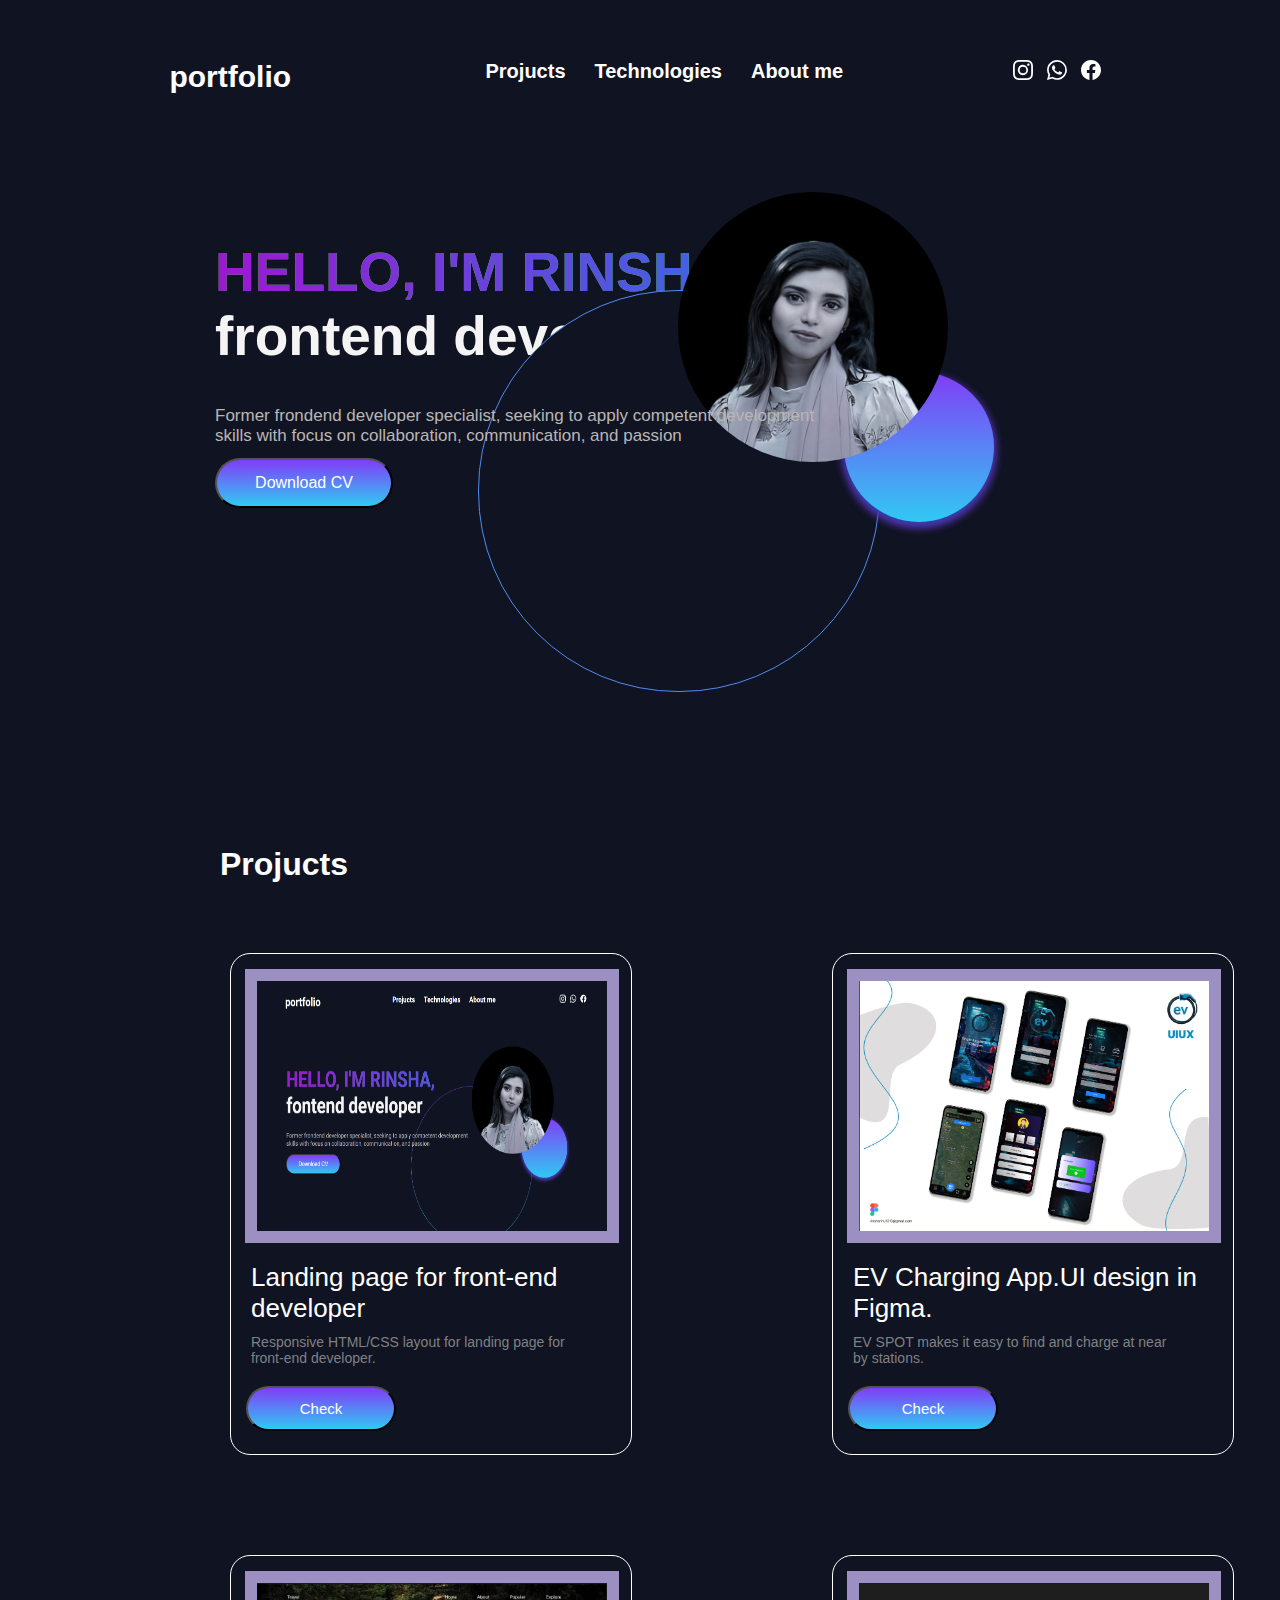
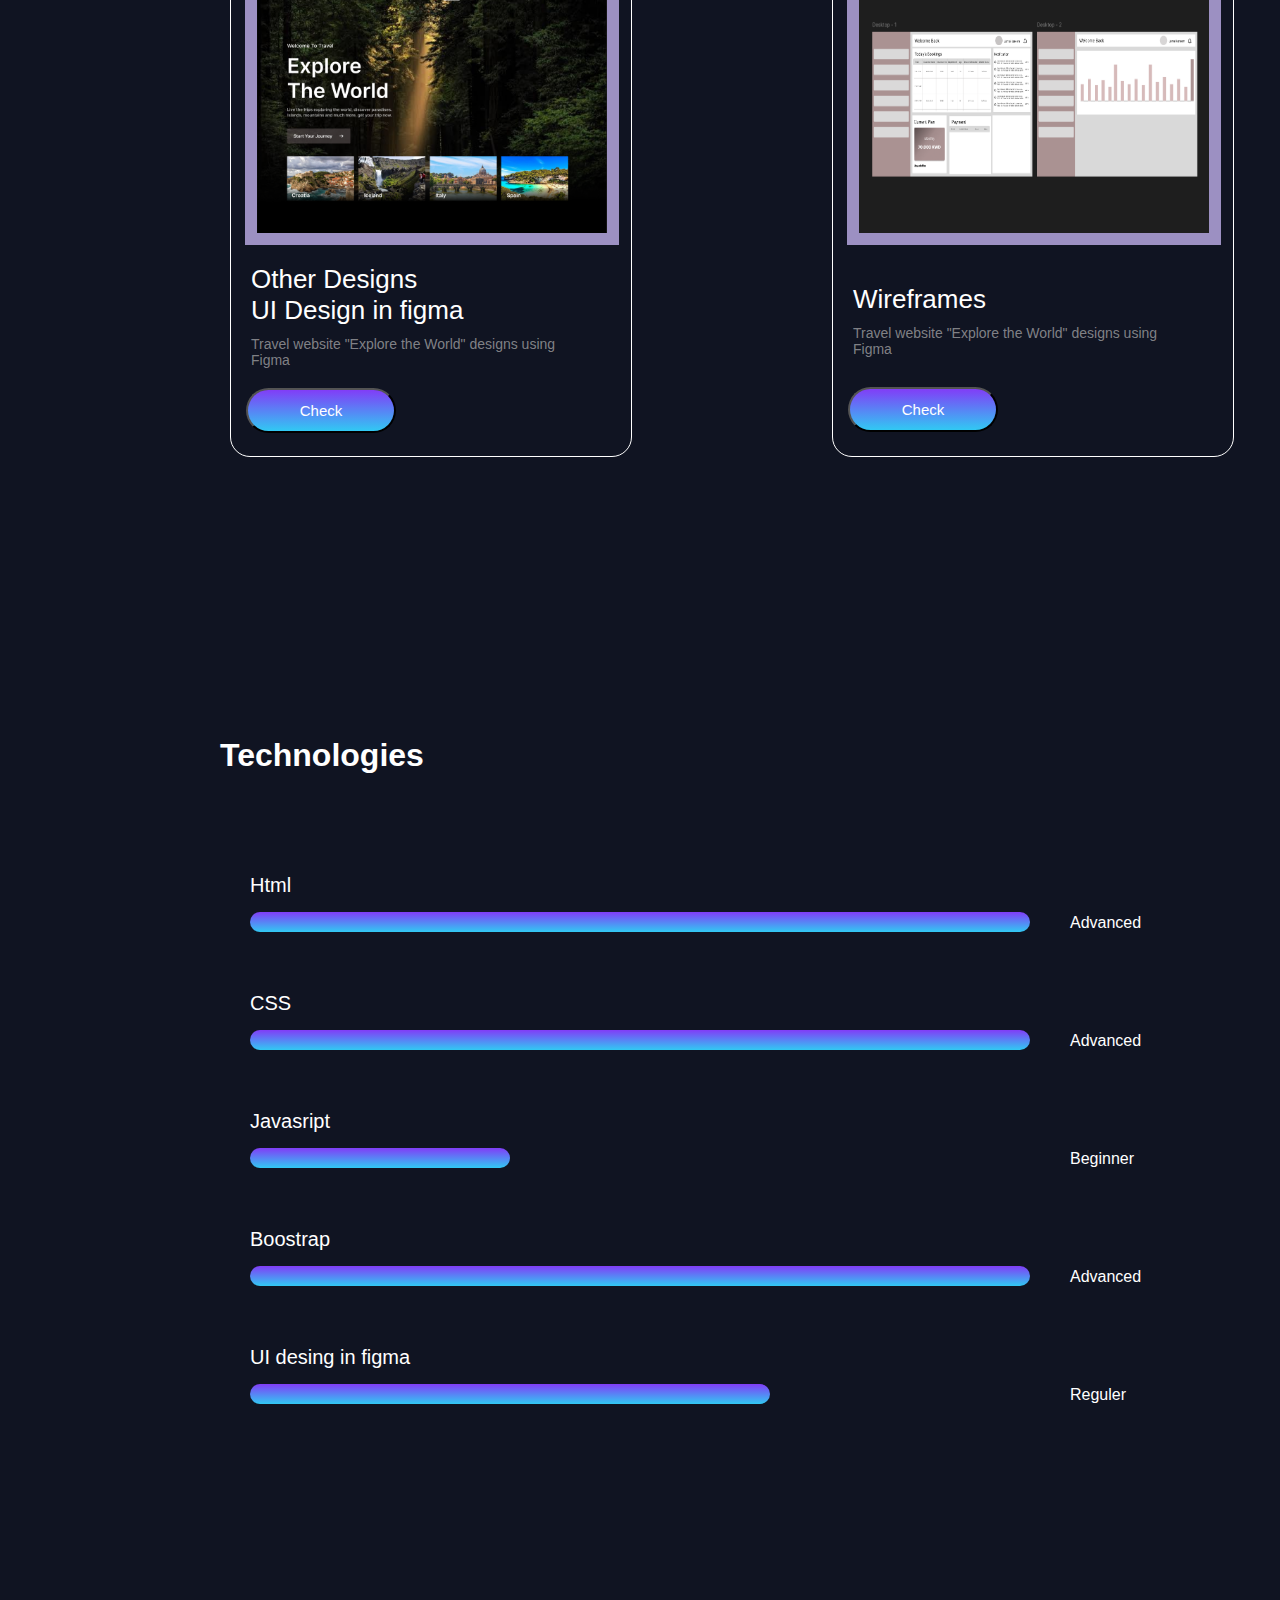
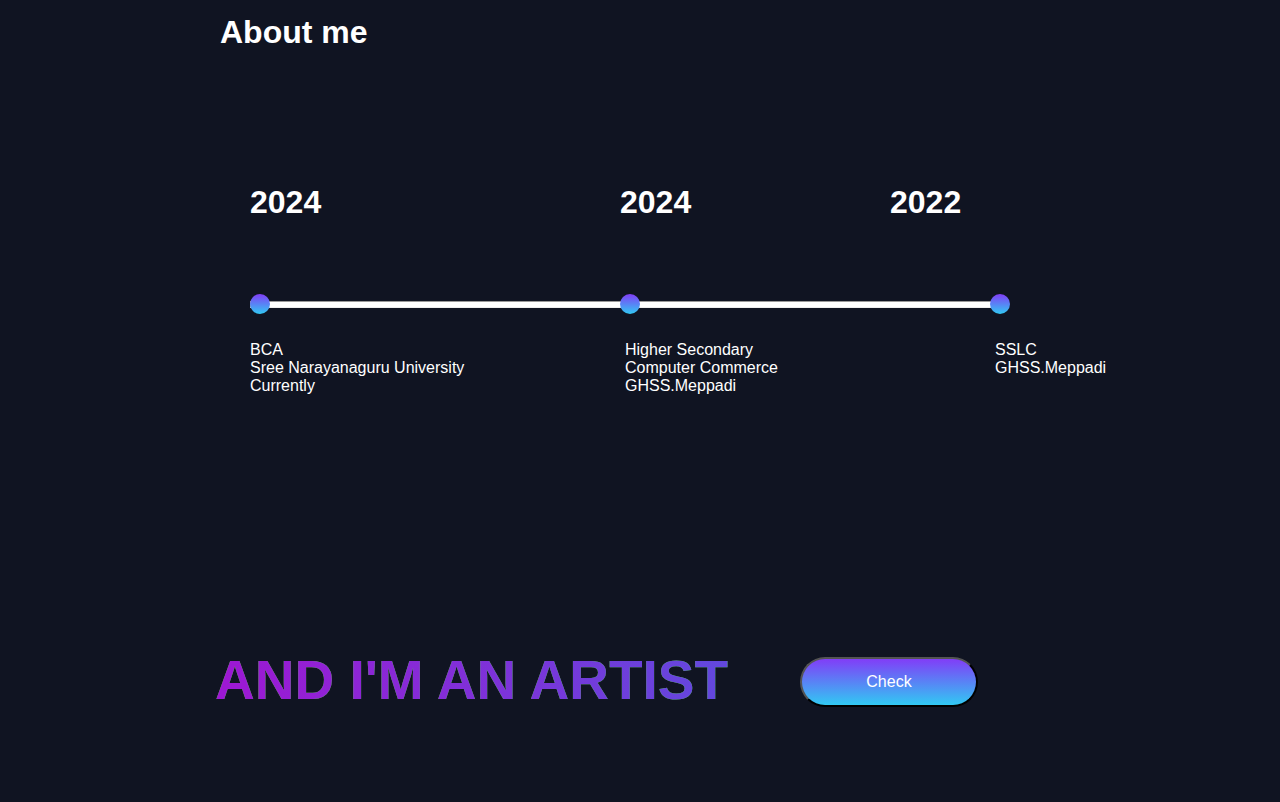
<file: Index.html>
<!DOCTYPE html>
<html lang="en">
<head>
    <meta charset="UTF-8">
    <meta name="viewport" content="width=device-width, initial-scale=1.0">
    <title>Document</title>
    <link rel="stylesheet" href="https://cdnjs.cloudflare.com/ajax/libs/font-awesome/6.5.2/css/all.min.css" integrity="sha512-SnH5WK+bZxgPHs44uWIX+LLJAJ9/2PkPKZ5QiAj6Ta86w+fsb2TkcmfRyVX3pBnMFcV7oQPJkl9QevSCWr3W6A==" crossorigin="anonymous" referrerpolicy="no-referrer" />
    <link rel="stylesheet" href="portfolio.css">
</head>
<body>

    <nav>
<h3>portfolio</h3>



<div class="sub1">

<h6>Projucts</h6>

<h6>Technologies</h6>

<h6 class="h666">About me</h6>


</div>


<div class="sub">

    <svg class="svg1" xmlns="http://www.w3.org/2000/svg" width="20" height="20" fill="white" class="bi bi-instagram" viewBox="0 0 16 16">
        <path d="M8 0C5.829 0 5.556.01 4.703.048 3.85.088 3.269.222 2.76.42a3.9 3.9 0 0 0-1.417.923A3.9 3.9 0 0 0 .42 2.76C.222 3.268.087 3.85.048 4.7.01 5.555 0 5.827 0 8.001c0 2.172.01 2.444.048 3.297.04.852.174 1.433.372 1.942.205.526.478.972.923 1.417.444.445.89.719 1.416.923.51.198 1.09.333 1.942.372C5.555 15.99 5.827 16 8 16s2.444-.01 3.298-.048c.851-.04 1.434-.174 1.943-.372a3.9 3.9 0 0 0 1.416-.923c.445-.445.718-.891.923-1.417.197-.509.332-1.09.372-1.942C15.99 10.445 16 10.173 16 8s-.01-2.445-.048-3.299c-.04-.851-.175-1.433-.372-1.941a3.9 3.9 0 0 0-.923-1.417A3.9 3.9 0 0 0 13.24.42c-.51-.198-1.092-.333-1.943-.372C10.443.01 10.172 0 7.998 0zm-.717 1.442h.718c2.136 0 2.389.007 3.232.046.78.035 1.204.166 1.486.275.373.145.64.319.92.599s.453.546.598.92c.11.281.24.705.275 1.485.039.843.047 1.096.047 3.231s-.008 2.389-.047 3.232c-.035.78-.166 1.203-.275 1.485a2.5 2.5 0 0 1-.599.919c-.28.28-.546.453-.92.598-.28.11-.704.24-1.485.276-.843.038-1.096.047-3.232.047s-2.39-.009-3.233-.047c-.78-.036-1.203-.166-1.485-.276a2.5 2.5 0 0 1-.92-.598 2.5 2.5 0 0 1-.6-.92c-.109-.281-.24-.705-.275-1.485-.038-.843-.046-1.096-.046-3.233s.008-2.388.046-3.231c.036-.78.166-1.204.276-1.486.145-.373.319-.64.599-.92s.546-.453.92-.598c.282-.11.705-.24 1.485-.276.738-.034 1.024-.044 2.515-.045zm4.988 1.328a.96.96 0 1 0 0 1.92.96.96 0 0 0 0-1.92m-4.27 1.122a4.109 4.109 0 1 0 0 8.217 4.109 4.109 0 0 0 0-8.217m0 1.441a2.667 2.667 0 1 1 0 5.334 2.667 2.667 0 0 1 0-5.334"/>
      </svg>


      <svg   class="svg1"   xmlns="http://www.w3.org/2000/svg" width="20" height="20" fill="white" class="bi bi-whatsapp" viewBox="0 0 16 16">
        <path d="M13.601 2.326A7.85 7.85 0 0 0 7.994 0C3.627 0 .068 3.558.064 7.926c0 1.399.366 2.76 1.057 3.965L0 16l4.204-1.102a7.9 7.9 0 0 0 3.79.965h.004c4.368 0 7.926-3.558 7.93-7.93A7.9 7.9 0 0 0 13.6 2.326zM7.994 14.521a6.6 6.6 0 0 1-3.356-.92l-.24-.144-2.494.654.666-2.433-.156-.251a6.56 6.56 0 0 1-1.007-3.505c0-3.626 2.957-6.584 6.591-6.584a6.56 6.56 0 0 1 4.66 1.931 6.56 6.56 0 0 1 1.928 4.66c-.004 3.639-2.961 6.592-6.592 6.592m3.615-4.934c-.197-.099-1.17-.578-1.353-.646-.182-.065-.315-.099-.445.099-.133.197-.513.646-.627.775-.114.133-.232.148-.43.05-.197-.1-.836-.308-1.592-.985-.59-.525-.985-1.175-1.103-1.372-.114-.198-.011-.304.088-.403.087-.088.197-.232.296-.346.1-.114.133-.198.198-.33.065-.134.034-.248-.015-.347-.05-.099-.445-1.076-.612-1.47-.16-.389-.323-.335-.445-.34-.114-.007-.247-.007-.38-.007a.73.73 0 0 0-.529.247c-.182.198-.691.677-.691 1.654s.71 1.916.81 2.049c.098.133 1.394 2.132 3.383 2.992.47.205.84.326 1.129.418.475.152.904.129 1.246.08.38-.058 1.171-.48 1.338-.943.164-.464.164-.86.114-.943-.049-.084-.182-.133-.38-.232"/>
      </svg>

      <svg  class="svg1"   xmlns="http://www.w3.org/2000/svg" width="20" height="20" fill="white" class="bi bi-facebook" viewBox="0 0 16 16">
        <path d="M16 8.049c0-4.446-3.582-8.05-8-8.05C3.58 0-.002 3.603-.002 8.05c0 4.017 2.926 7.347 6.75 7.951v-5.625h-2.03V8.05H6.75V6.275c0-2.017 1.195-3.131 3.022-3.131.876 0 1.791.157 1.791.157v1.98h-1.009c-.993 0-1.303.621-1.303 1.258v1.51h2.218l-.354 2.326H9.25V16c3.824-.604 6.75-3.934 6.75-7.951"/>
      </svg>

</div>
    </nav>
    <div class="main">
    <div class="div1">
    <h1 class="h21">Hello, I'm RINSHA,</h1>

    <h1 class="h12">frontend developer</h1>
<button class="button1">Download CV</button>

</div>

<div class="div2">

<div class="cl"></div><div class="cl1"></div>
<img class="img1" src="WhatsApp Image 2024-07-04 at 19.58.55_c652e9df.jpg" alt="">

</div>
</div>
<p class="p1">Former frondend developer specialist, seeking to apply competent development skills with focus on collaboration, communication, and passion</p>

<h1 class="hhh">Projucts</h1>

<div class="main22">
<div class="card1"> 
  <img  class="img2" src="Screenshot 2024-07-07 162908.png" alt="">
  <h1 class="hrin"> Landing page for front-end developer</h1>
  <p class="pppp">Responsive HTML/CSS layout for landing page for front-end developer.</p>
 <a href="portfolio.html"><button class="fm"> Check</button></a>
</div>

<div class="card1">
  <img  class="img2" src="Screenshot 2024-10-18 150659.png" alt="">
  <h1 class="hrin"> EV Charging App.UI design in Figma.</h1>
  <p class="pppp">EV SPOT makes it easy to find and charge at near by stations.</p>
  <a href="https://www.figma.com/design/6ZAf7aVC1pEyUuwk7rviEN/EV-Charging-App?node-id=140-410&t=tpjZvQfQZKK4oMtH-1"><button class="fm"> Check</button></a>
</div>

</div>
<div class="main22">
  <div class="card1"> 
    <img  class="img2" src="Screenshot 2024-10-18 182049.png" alt="">
    <h1 class="hrin"> Other Designs</h1>
    <h1 class="hrin"> UI Design in figma</h1>
    <p class="pppp">Travel website "Explore the World" designs using Figma</p>
   <a href="https://www.figma.com/design/VJBH8ZmPYaPjfnM9Ul5lDd/Travel?node-id=60-2&t=zwcFRlG9Fr0YmpUA-1"><button class="fm"> Check</button></a>
  </div>
  
  
  <div class="card1">
    <img  class="img2" src="Screenshot 2024-10-18 202219.png" alt="">
    <h1 class="hrin1">Wireframes </h1>
    <p class="pppp1">Travel website "Explore the World" designs using Figma</p>
    <a href="https://www.figma.com/design/M5hn19RDy8lu3aCUtdwcaO/Untitled?node-id=0-1&t=zwcFRlG9Fr0YmpUA-1"><button class="fms"> Check</button></a>
  </div>
  
  </div>
<div class="space"></div>
<h1 class="hhp">Technologies</h1>


<div class="divvv1">
<div class="mainn">

  <div class="sub1">
  
    <div class="hh1"> Html</div>
    <div class="a21"></div>

  </div>
  
  <div class="div11">Advanced</div>
  
</div>

  <div class="mainn">
    <div class="sub1">
    
      <div class="hh2"> CSS</div>
    
      <div class="a22"></div>
    </div>
    
    <div class="div12">Advanced</div>
    
    </div>

    <div class="mainn">
      <div class="sub1">
      
        <div class="hh3"> Javasript</div>
      
        <div class="a23"></div>
      </div>
      
      <div class="div13">Beginner</div>
      
      </div>

      <div class="mainn">
        <div class="sub1">
        
          <div class="hh4"> Boostrap</div>
        
          <div class="a24"></div>
        </div>
        
        <div class="div14">Advanced</div>
        
        </div>

  <div class="mainn">
  <div class="sub1">
          
   <div class="hh5"> UI desing in figma</div>
          
    <div class="a25"></div>
 </div>
          
 <div class="div15">Reguler</div>
          
   </div>
</div>
          <div class="space"></div>
          <h1 class="hhr">About me</h1>
          <div class="space"></div>
          <div class="space"></div>



          <div class="main01">
<div class="divv">
<h1 class="head">2024</h1>
<p class="pp11">
BCA <br>
  Sree Narayanaguru University <br>
Currently
</p>


</div>

<div class="divv1">
  <h1 class="head1">2024</h1>
  <p class="pp">
    Higher Secondary <br>
    Computer Commerce <br>
GHSS.Meppadi
  </p>
  
  
  </div>
  
  <div class="divv2">
    <h1 class="head1">2022 </h1>
    <p class="pp111">SSLC <br>
   GHSS.Meppadi
  </p>
    
    
    </div>

          </div>
<hr class="hr">
<div class="mmain">
<div class="tym1"></div>
<div class="tym2"></div>
<div class="tym3"></div>
</div>

<h1 class="h21">and i'm an artist</h1>

 
<a href="https://www.instagram.com/rinshart_?igsh=ZnQxaXo5N3JweWxv"><button class="fmm"> Check</button></a>
 
    

</body>
</html>
</file>
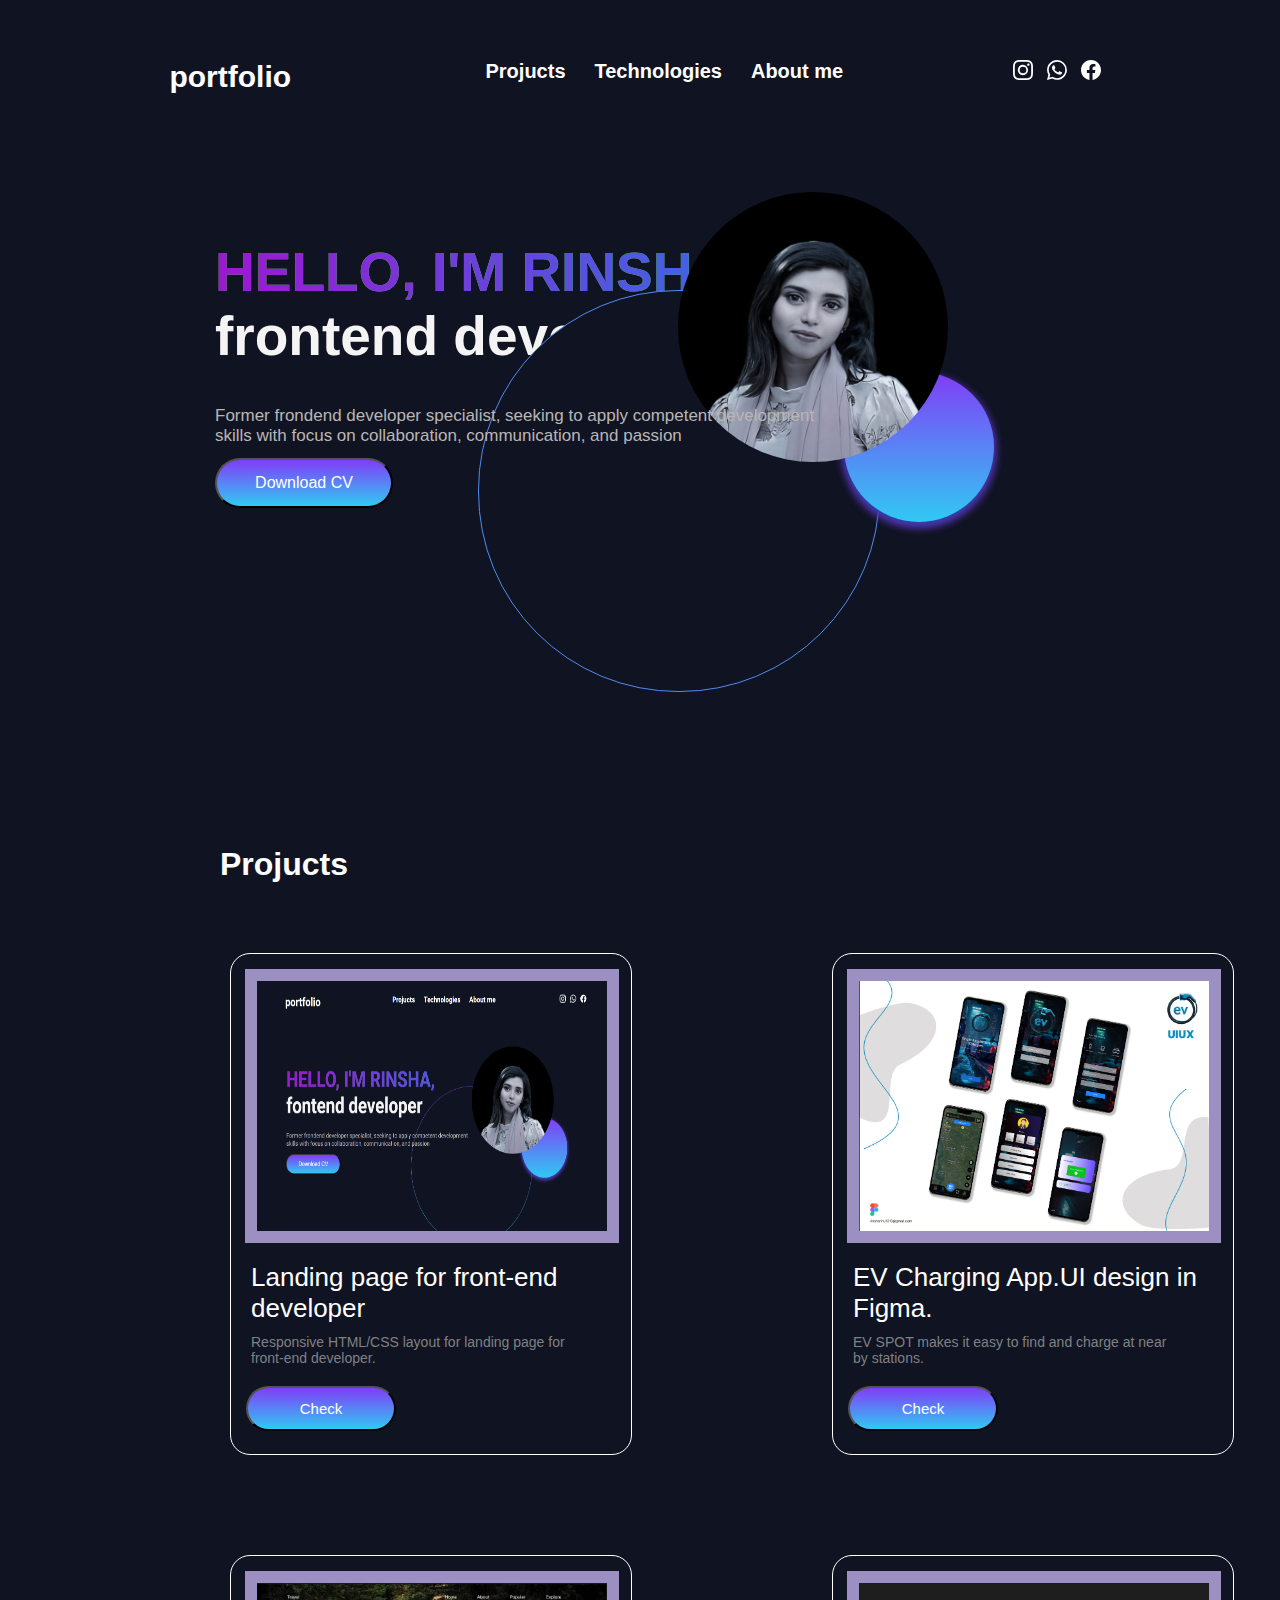
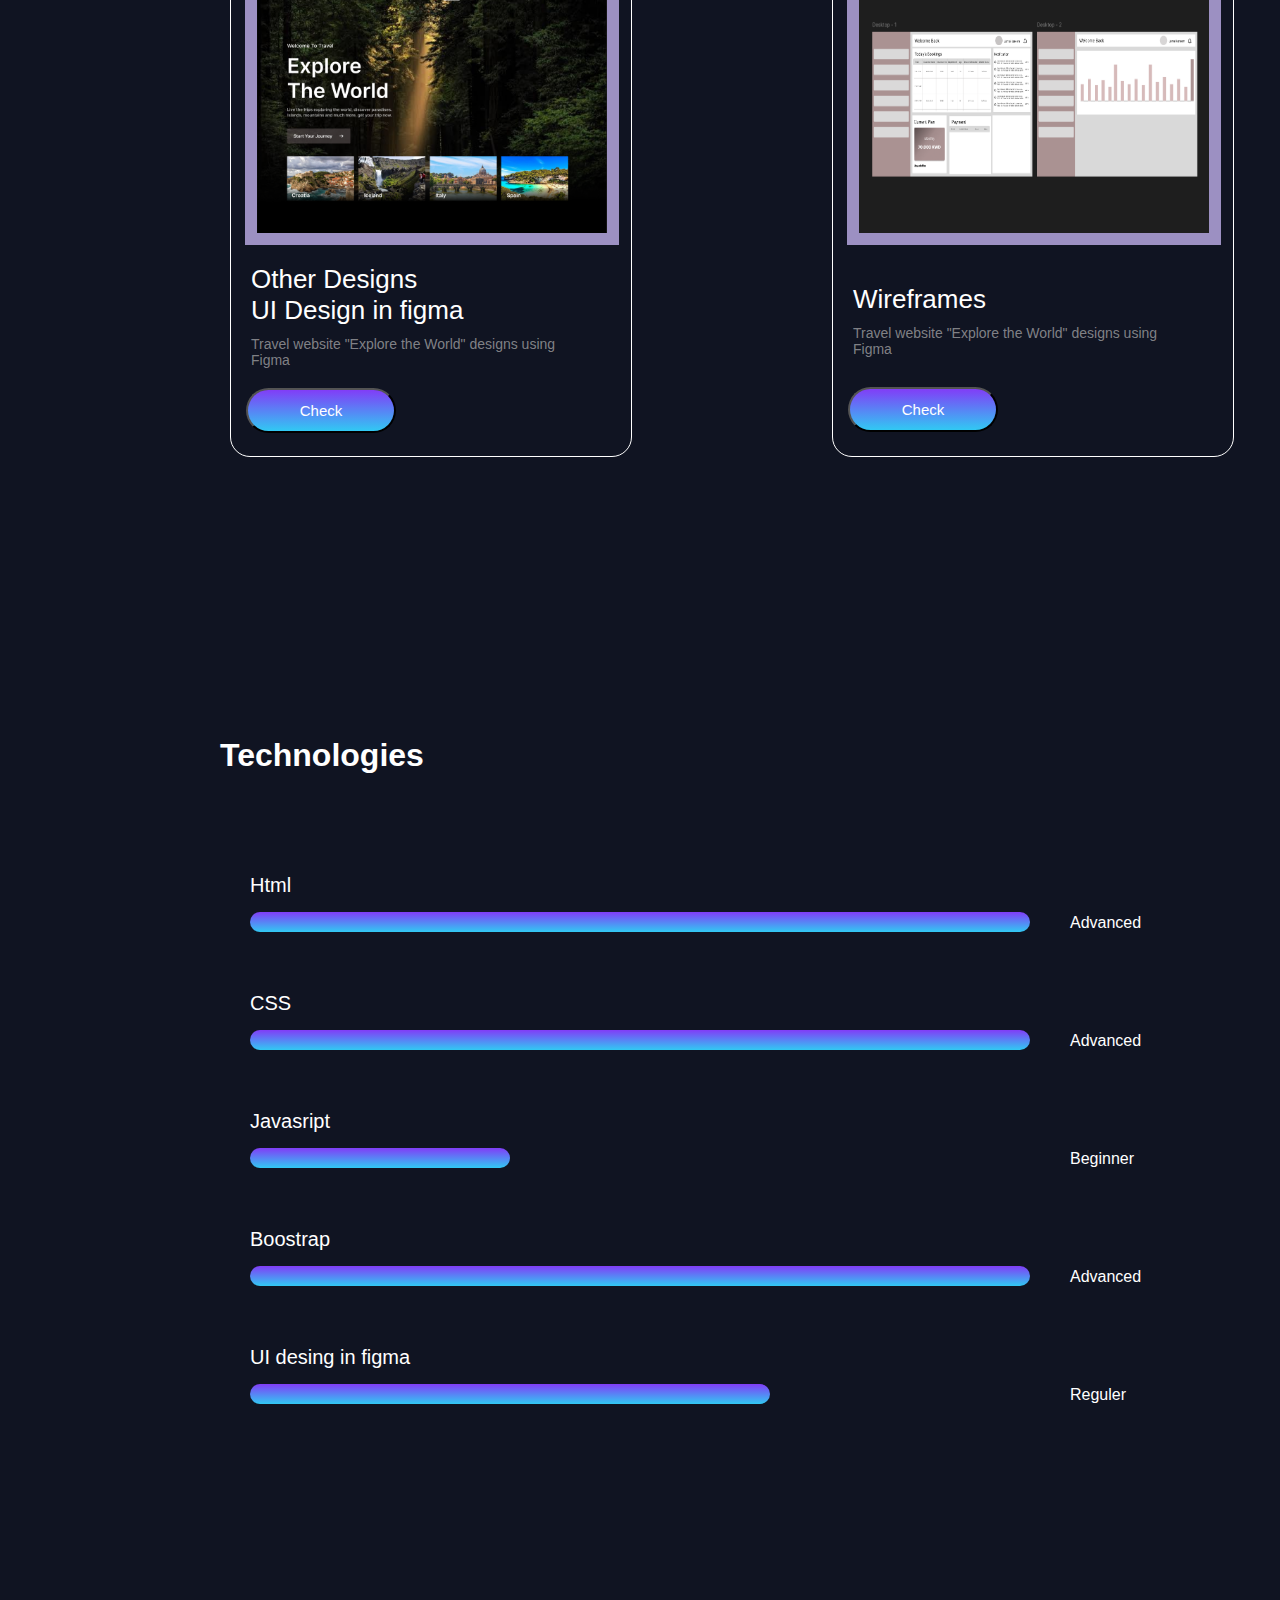
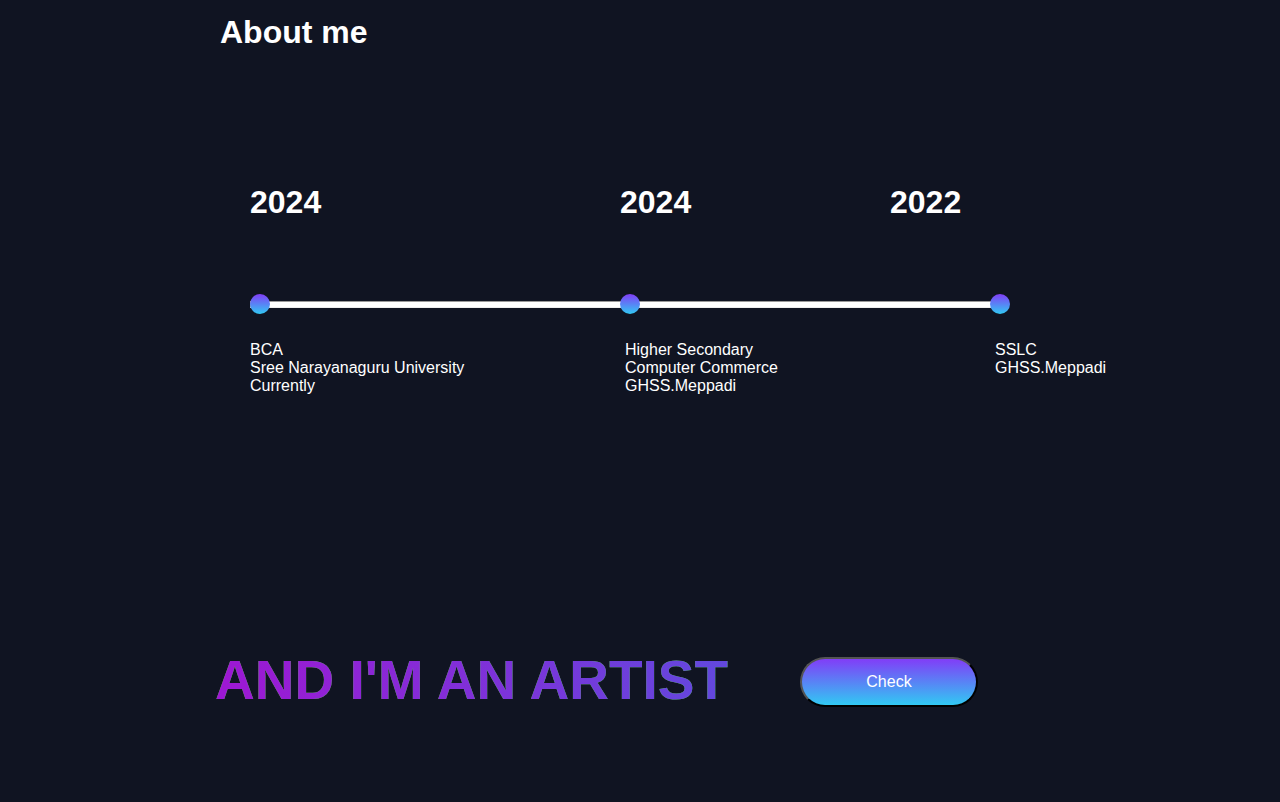
<file: portfolio.html>
<!DOCTYPE html>
<html lang="en">
<head>
    <meta charset="UTF-8">
    <meta name="viewport" content="width=device-width, initial-scale=1.0">
    <title>Document</title>
    <link rel="stylesheet" href="https://cdnjs.cloudflare.com/ajax/libs/font-awesome/6.5.2/css/all.min.css" integrity="sha512-SnH5WK+bZxgPHs44uWIX+LLJAJ9/2PkPKZ5QiAj6Ta86w+fsb2TkcmfRyVX3pBnMFcV7oQPJkl9QevSCWr3W6A==" crossorigin="anonymous" referrerpolicy="no-referrer" />
    <link rel="stylesheet" href="portfolio.css">
</head>
<body>

    <nav>
<h3>portfolio</h3>



<div class="sub1">

<h6>Projucts</h6>

<h6>Technologies</h6>

<h6 class="h666">About me</h6>


</div>


<div class="sub">

    <svg class="svg1" xmlns="http://www.w3.org/2000/svg" width="20" height="20" fill="white" class="bi bi-instagram" viewBox="0 0 16 16">
        <path d="M8 0C5.829 0 5.556.01 4.703.048 3.85.088 3.269.222 2.76.42a3.9 3.9 0 0 0-1.417.923A3.9 3.9 0 0 0 .42 2.76C.222 3.268.087 3.85.048 4.7.01 5.555 0 5.827 0 8.001c0 2.172.01 2.444.048 3.297.04.852.174 1.433.372 1.942.205.526.478.972.923 1.417.444.445.89.719 1.416.923.51.198 1.09.333 1.942.372C5.555 15.99 5.827 16 8 16s2.444-.01 3.298-.048c.851-.04 1.434-.174 1.943-.372a3.9 3.9 0 0 0 1.416-.923c.445-.445.718-.891.923-1.417.197-.509.332-1.09.372-1.942C15.99 10.445 16 10.173 16 8s-.01-2.445-.048-3.299c-.04-.851-.175-1.433-.372-1.941a3.9 3.9 0 0 0-.923-1.417A3.9 3.9 0 0 0 13.24.42c-.51-.198-1.092-.333-1.943-.372C10.443.01 10.172 0 7.998 0zm-.717 1.442h.718c2.136 0 2.389.007 3.232.046.78.035 1.204.166 1.486.275.373.145.64.319.92.599s.453.546.598.92c.11.281.24.705.275 1.485.039.843.047 1.096.047 3.231s-.008 2.389-.047 3.232c-.035.78-.166 1.203-.275 1.485a2.5 2.5 0 0 1-.599.919c-.28.28-.546.453-.92.598-.28.11-.704.24-1.485.276-.843.038-1.096.047-3.232.047s-2.39-.009-3.233-.047c-.78-.036-1.203-.166-1.485-.276a2.5 2.5 0 0 1-.92-.598 2.5 2.5 0 0 1-.6-.92c-.109-.281-.24-.705-.275-1.485-.038-.843-.046-1.096-.046-3.233s.008-2.388.046-3.231c.036-.78.166-1.204.276-1.486.145-.373.319-.64.599-.92s.546-.453.92-.598c.282-.11.705-.24 1.485-.276.738-.034 1.024-.044 2.515-.045zm4.988 1.328a.96.96 0 1 0 0 1.92.96.96 0 0 0 0-1.92m-4.27 1.122a4.109 4.109 0 1 0 0 8.217 4.109 4.109 0 0 0 0-8.217m0 1.441a2.667 2.667 0 1 1 0 5.334 2.667 2.667 0 0 1 0-5.334"/>
      </svg>


      <svg   class="svg1"   xmlns="http://www.w3.org/2000/svg" width="20" height="20" fill="white" class="bi bi-whatsapp" viewBox="0 0 16 16">
        <path d="M13.601 2.326A7.85 7.85 0 0 0 7.994 0C3.627 0 .068 3.558.064 7.926c0 1.399.366 2.76 1.057 3.965L0 16l4.204-1.102a7.9 7.9 0 0 0 3.79.965h.004c4.368 0 7.926-3.558 7.93-7.93A7.9 7.9 0 0 0 13.6 2.326zM7.994 14.521a6.6 6.6 0 0 1-3.356-.92l-.24-.144-2.494.654.666-2.433-.156-.251a6.56 6.56 0 0 1-1.007-3.505c0-3.626 2.957-6.584 6.591-6.584a6.56 6.56 0 0 1 4.66 1.931 6.56 6.56 0 0 1 1.928 4.66c-.004 3.639-2.961 6.592-6.592 6.592m3.615-4.934c-.197-.099-1.17-.578-1.353-.646-.182-.065-.315-.099-.445.099-.133.197-.513.646-.627.775-.114.133-.232.148-.43.05-.197-.1-.836-.308-1.592-.985-.59-.525-.985-1.175-1.103-1.372-.114-.198-.011-.304.088-.403.087-.088.197-.232.296-.346.1-.114.133-.198.198-.33.065-.134.034-.248-.015-.347-.05-.099-.445-1.076-.612-1.47-.16-.389-.323-.335-.445-.34-.114-.007-.247-.007-.38-.007a.73.73 0 0 0-.529.247c-.182.198-.691.677-.691 1.654s.71 1.916.81 2.049c.098.133 1.394 2.132 3.383 2.992.47.205.84.326 1.129.418.475.152.904.129 1.246.08.38-.058 1.171-.48 1.338-.943.164-.464.164-.86.114-.943-.049-.084-.182-.133-.38-.232"/>
      </svg>

      <svg  class="svg1"   xmlns="http://www.w3.org/2000/svg" width="20" height="20" fill="white" class="bi bi-facebook" viewBox="0 0 16 16">
        <path d="M16 8.049c0-4.446-3.582-8.05-8-8.05C3.58 0-.002 3.603-.002 8.05c0 4.017 2.926 7.347 6.75 7.951v-5.625h-2.03V8.05H6.75V6.275c0-2.017 1.195-3.131 3.022-3.131.876 0 1.791.157 1.791.157v1.98h-1.009c-.993 0-1.303.621-1.303 1.258v1.51h2.218l-.354 2.326H9.25V16c3.824-.604 6.75-3.934 6.75-7.951"/>
      </svg>

</div>
    </nav>
    <div class="main">
    <div class="div1">
    <h1 class="h21">Hello, I'm RINSHA,</h1>

    <h1 class="h12">frontend developer</h1>
<button class="button1">Download CV</button>

</div>

<div class="div2">

<div class="cl"></div><div class="cl1"></div>
<img class="img1" src="WhatsApp Image 2024-07-04 at 19.58.55_c652e9df.jpg" alt="">

</div>
</div>
<p class="p1">Former frondend developer specialist, seeking to apply competent development skills with focus on collaboration, communication, and passion</p>

<h1 class="hhh">Projucts</h1>

<div class="main22">
<div class="card1"> 
  <img  class="img2" src="Screenshot 2024-07-07 162908.png" alt="">
  <h1 class="hrin"> Landing page for front-end developer</h1>
  <p class="pppp">Responsive HTML/CSS layout for landing page for front-end developer.</p>
 <a href="portfolio.html"><button class="fm"> Check</button></a>
</div>

<div class="card1">
  <img  class="img2" src="Screenshot 2024-10-18 150659.png" alt="">
  <h1 class="hrin"> EV Charging App.UI design in Figma.</h1>
  <p class="pppp">EV SPOT makes it easy to find and charge at near by stations.</p>
  <a href="https://www.figma.com/design/6ZAf7aVC1pEyUuwk7rviEN/EV-Charging-App?node-id=140-410&t=tpjZvQfQZKK4oMtH-1"><button class="fm"> Check</button></a>
</div>

</div>
<div class="main22">
  <div class="card1"> 
    <img  class="img2" src="Screenshot 2024-10-18 182049.png" alt="">
    <h1 class="hrin"> Other Designs</h1>
    <h1 class="hrin"> UI Design in figma</h1>
    <p class="pppp">Travel website "Explore the World" designs using Figma</p>
   <a href="https://www.figma.com/design/VJBH8ZmPYaPjfnM9Ul5lDd/Travel?node-id=60-2&t=zwcFRlG9Fr0YmpUA-1"><button class="fm"> Check</button></a>
  </div>
  
  
  <div class="card1">
    <img  class="img2" src="Screenshot 2024-10-18 202219.png" alt="">
    <h1 class="hrin1">Wireframes </h1>
    <p class="pppp1">Travel website "Explore the World" designs using Figma</p>
    <a href="https://www.figma.com/design/M5hn19RDy8lu3aCUtdwcaO/Untitled?node-id=0-1&t=zwcFRlG9Fr0YmpUA-1"><button class="fms"> Check</button></a>
  </div>
  
  </div>
<div class="space"></div>
<h1 class="hhp">Technologies</h1>


<div class="divvv1">
<div class="mainn">

  <div class="sub1">
  
    <div class="hh1"> Html</div>
    <div class="a21"></div>

  </div>
  
  <div class="div11">Advanced</div>
  
</div>

  <div class="mainn">
    <div class="sub1">
    
      <div class="hh2"> CSS</div>
    
      <div class="a22"></div>
    </div>
    
    <div class="div12">Advanced</div>
    
    </div>

    <div class="mainn">
      <div class="sub1">
      
        <div class="hh3"> Javasript</div>
      
        <div class="a23"></div>
      </div>
      
      <div class="div13">Beginner</div>
      
      </div>

      <div class="mainn">
        <div class="sub1">
        
          <div class="hh4"> Boostrap</div>
        
          <div class="a24"></div>
        </div>
        
        <div class="div14">Advanced</div>
        
        </div>

  <div class="mainn">
  <div class="sub1">
          
   <div class="hh5"> UI desing in figma</div>
          
    <div class="a25"></div>
 </div>
          
 <div class="div15">Reguler</div>
          
   </div>
</div>
          <div class="space"></div>
          <h1 class="hhr">About me</h1>
          <div class="space"></div>
          <div class="space"></div>



          <div class="main01">
<div class="divv">
<h1 class="head">2024</h1>
<p class="pp11">
BCA <br>
  Sree Narayanaguru University <br>
Currently
</p>


</div>

<div class="divv1">
  <h1 class="head1">2024</h1>
  <p class="pp">
    Higher Secondary <br>
    Computer Commerce <br>
GHSS.Meppadi
  </p>
  
  
  </div>
  
  <div class="divv2">
    <h1 class="head1">2022 </h1>
    <p class="pp111">SSLC <br>
   GHSS.Meppadi
  </p>
    
    
    </div>

          </div>
<hr class="hr">
<div class="mmain">
<div class="tym1"></div>
<div class="tym2"></div>
<div class="tym3"></div>
</div>

<h1 class="h21">and i'm an artist</h1>

 
<a href="https://www.instagram.com/rinshart_?igsh=ZnQxaXo5N3JweWxv"><button class="fmm"> Check</button></a>
 
    

</body>
</html>
</file>
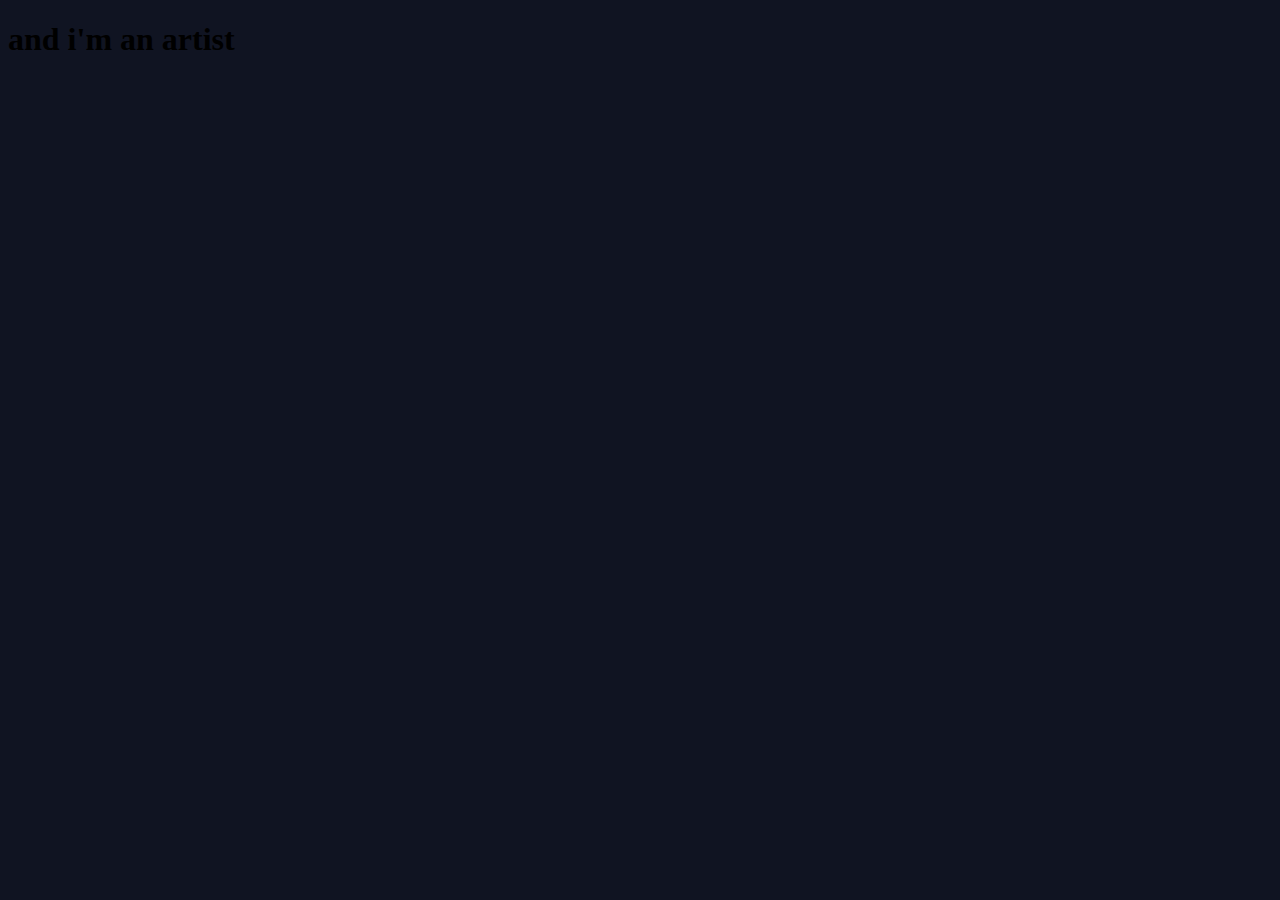
<file: portfolio2.html>
<!DOCTYPE html>
<html lang="en">
<head>
    <meta charset="UTF-8">
    <meta name="viewport" content="width=device-width, initial-scale=1.0">
    <title>Document</title>
    <link rel="stylesheet" href="portfolio2.css">
</head>
<body>
    

    <h1 class="h22">and i'm an artist</h1>



 
    <a href="https://www.instagram.com/rinshart_?igsh=ZnQxaXo5N3JweWxv"><button class="fmm"> Check</button></a>
 
    
</body>
</html>
</file>
<file: portfolio.css>
*{
    margin: 0;
    padding: 0;
}
body{
    background-color: rgb(16, 20, 34);
}
nav{
    margin-top: 60px;
    height: 80px;
    display: flex;
    justify-content: space-evenly;
}
h3{
    font-size: 30px;
    font-family:"Roboto", sans-serif ;
    color: white;
    

}
h6{
    font-size: 20px;
    font-family:"Roboto", sans-serif ;
    color: white;
  display:inline;
  margin-left: 25px;
 

}
.h666{
    font-size: 20px;
    font-family:"Roboto", sans-serif ;
    color: white;
  display:inline;
  margin-left: 25px;
 width: 100px; 
 height: 50px;
}
.svg1{
    margin-right: 10px;
}
.cl{
    width: 400px;
    height: 400px;
    border-radius: 200px;
    /* background-color: aliceblue; */
    background-color: rgb(16, 20, 34);
      transform: translate(-400px , 150px);
      border: 1px solid rgb(79, 139, 242);

      
}



.cl1{
    width: 150px;
    height: 150px;
    border-radius: 100px;

    /* position: relative; */
    /* bottom: 170px; */
    /* right: 70px; */
    background-color: #ffffff;
transform: translate(-50px,-200px);
box-shadow: 0px 4px 10px #204ba8 ,  0 4px 10px #9e17d3 ;
    margin: 0 auto;
    background-image: linear-gradient(rgb(129, 61, 247),rgb(49, 201, 243));
    transform: translate(-160px,-170px);

}
.img1{
    width: 270px;
    height: 270px;
    border-radius: 300px;
    position: relative;
    bottom: 500px;
    right: 200px;
}
.h21{
    font-family:"Roboto", sans-serif ;
    color: #f5f4f4;
    font-size: 55px;
    margin-left: 215px;
    margin-top: 100px; 
     text-transform: uppercase;
    background: linear-gradient(to right,#9e17d3 ,#217ee9),#46e921;
    -webkit-background-clip: text;
    -webkit-text-fill-color: transparent;
    
}
.h12{
    font-family:"Roboto", sans-serif ;
    color: #f5f4f4;
    font-size: 55px;
    margin-left: 215px;
    margin-bottom: 50px;

}
.fmm{
    margin-left: 800px;
 position: relative;
 bottom: 95px;
}

.p1{
    color: #bab6b6;
    width: 600px;
    margin-left: 215px;
    margin-top: 40px;
    font-size: 17px;
    font-family:"Roboto", sans-serif ;
    position: relative;
    bottom: 600px;

    
}
button{
    width: 178px;
    height: 50px;
    border-radius: 100px;
    color: #ffffff;
    font-size: 16px;
    margin-left: 215px;
    margin-top: 40px;
    position: relative;
    justify-items: center;
    background-image: linear-gradient(rgb(129, 61, 247),rgb(49, 201, 243));

}
button::after{
    content:'';
    position: absolute;
    height: 55px;
    width: 200px;
    margin-left:-98px;
    margin-top: -27px;
    border-radius: 100px;
    /* background-image: linear-gradient(rgb(129, 61, 247),rgb(49, 201, 243)); */
    z-index: -1;
}
button:hover{
    z-index: 0;
    box-shadow: 40px 0 100px #204ba8 , -40px 0 100px #9e17d3 ;
}
.div1{
    width: 75%;

}
.div11{
position: relative;
color: #ffffff;
left: 40px;
top: 40px;
font-family:"Roboto", sans-serif ;

}
.div12{
    position: relative;
    color: #ffffff;
    left: 40px;
    top: 40px;
    font-family:"Roboto", sans-serif ;
    }
.div13{
position: relative;
  left: 560px;
 color: #ffffff;
 top: 40px;
 font-family:"Roboto", sans-serif ;
 }
 .div14{
  position: relative;
  color: #ffffff;
  left: 40px;
 top: 40px;
  font-family:"Roboto", sans-serif ;
            }
.div15{
 position: relative;
  color: #ffffff;
  left: 300px;
top: 40px;
 font-family:"Roboto", sans-serif ;
 }
.main{
    display: flex;
}
.hhh{
    color: #ffffff;
    font-family:"Roboto", sans-serif ;
    margin-left: 220px;
    position: relative;
    bottom:200px;
}
.card1{

    width: 400px;
    height: 500px;
    border: solid 1px white;
    background-color: rgb(16, 20, 34);
    border-radius: 20px;
    position: relative;
    bottom:130px;
    margin-left: 200px;
}
.main22{
    display: flex;
    margin-left: 30px;
    padding-bottom: 100px;
}
.fm{
    width: 150px;
    height: 45px;
    position: relative;
    right: 200px;
    font-size: 15px;

}
.fm123{
    width: 150px;
    height: 45px;
    position: relative;
    right: 200px;
    font-size: 15px;

}
.fms{
    width: 150px;
    height: 45px;
    position: relative;
    right: 200px;
    font-size: 15px;
margin-bottom: 20px;
}


.hhp{
    color: #ffffff;
    font-family:"Roboto", sans-serif ;
    margin-left: 220px;
    position: relative;
 

}
.hh1 {
    color: #ffffff;
    font-family:"Roboto", sans-serif ;
    font-size: 20px;
    margin-bottom: 15px;
}
.hh2 {
    color: #ffffff;
    font-family:"Roboto", sans-serif ;
    font-size: 20px;
    margin-bottom: 15px;
}
.hh3 {
    color: #ffffff;
    font-family:"Roboto", sans-serif ;
    font-size: 20px;
    margin-bottom: 15px;
}
.hh4{
    color: #ffffff;
    font-family:"Roboto", sans-serif ;
    font-size: 20px;
    margin-bottom: 15px;
}
.hh5{
    color: #ffffff;
    font-family:"Roboto", sans-serif ;
    font-size: 20px;
    margin-bottom: 15px;
}

.a21{
    width: 780px;
    height: 20px;
    background-color: #ffffff;
    border-radius: 300px;  
    margin-top: 15px;
    margin: 0 auto;
    background-image: linear-gradient(rgb(129, 61, 247),rgb(49, 201, 243));

     
}
.a22{
    width: 780px;
    height: 20px;
    background-color: #ffffff;
    border-radius: 300px;  
    margin-top: 15px;
    margin: 0 auto;
    background-image: linear-gradient(rgb(129, 61, 247),rgb(49, 201, 243));
}
.a23{
    width: 260px;
    height: 20px;
    background-color: #ffffff;
    border-radius: 300px;  
    margin-top: 15px;
    margin: 0 auto;
    background-image: linear-gradient(rgb(129, 61, 247),rgb(49, 201, 243));
}
.a24{
    width: 780px;
    height: 20px;
    background-color: #ffffff;
    border-radius: 300px;  
    margin-top: 15px;
    margin: 0 auto;
    background-image: linear-gradient(rgb(129, 61, 247),rgb(49, 201, 243));
     
}
.a25{
    width: 520px;
    height: 20px;
    background-color: #ffffff;
    border-radius: 300px;  
    margin-top: 15px;
    margin: 0 auto;
    background-image: linear-gradient(rgb(129, 61, 247),rgb(49, 201, 243));
}
.space{
    width: 100%;
    height: 50px;
}
.sub2{
    color: #ffffff;
    font-family:"Roboto", sans-serif ;
position: relative;
left: 200px;
top: 40px;
}
.mainn{
    display: flex;
    margin-left: 250px;
    margin-top: 60px;
    position: relative;
    top: 40px;
}

.hhr{
    color: #ffffff;
    font-family:"Roboto", sans-serif ;
    margin-left: 220px;
    position: relative;
 margin-top: 200px;
 height: 70px;

}
.head{
    color: #ffffff;
    width: 250px;
    font-family:"Roboto", sans-serif ;
}
.head1{
    color: #ffffff;
    width: 250px;
    font-family:"Roboto", sans-serif ;
}
.pp{
    color: #ffffff;
    width: 270px;
    margin-top: 100px;
    position: relative;
    /* right: 220px; */
    height: 200px;
    font-family:"Roboto", sans-serif ;
        left: 5px;
        top: 20px;
}
.pp11{
    color: #ffffff;
    width: 270px;
    margin-top: 100px;
    position: relative;
    /* right: 220px; */
    height: 200px;
    font-family:"Roboto", sans-serif ;
top: 20px;
}
.pp111{
    color: #ffffff;
    width: 270px;
    margin-top: 100px;
    position: relative;
    /* right: 220px; */
    height: 200px;
    font-family:"Roboto", sans-serif ;
    left: 105px;
    top: 20px;
}
.main01{
    display: flex;
    margin-left: 250px;
}
.divv{
    width:370px ;
    height: 300px;

}
hr{
    position: relative;
    bottom: 220px;
    width: 750px;
    height: 5px;
    background-color: #ffffff;
    left: 250px;
}
.tym1{
    width: 20px;
    height: 20px;
    border-radius: 10px;
    background-color: #ffffff;
    position: relative;
    left: 250px;
    bottom: 234px;

    background-image: linear-gradient(rgb(129, 61, 247),rgb(49, 201, 243));
}
.tym2{
    width: 20px;
    height: 20px;
    border-radius: 10px;
    background-color: #ffffff;
    position: relative;
    left: 600px;
    bottom: 234px;
    background-image: linear-gradient(rgb(129, 61, 247),rgb(49, 201, 243));
}
.tym3{
    width: 20px;
    height: 20px;
    border-radius: 10px;
    background-color: #ffffff;
    position: relative;
    left: 950px;
    bottom: 234px;
    background-image: linear-gradient(rgb(129, 61, 247),rgb(49, 201, 243));
}
.tym4{
    width: 20px;
    height: 20px;
    border-radius: 10px;
    background-color: #ffffff;
    position: relative;
    left: 970px;
    bottom: 234px;
    background-image: linear-gradient(rgb(129, 61, 247),rgb(49, 201, 243));
}
.mmain{
    display: flex;
   
}
.img2{
    width: 350px;
    height: 250px;
    border: 12px solid rgb(156, 144, 194);
    position: relative;
    left: 14px;
    top: 15px;
    /* border-radius: 20px; */
}
.hrin{
    color: #ffffff;
    font-family:"Roboto", sans-serif ;
    font-size: 26px;
    position: relative;
    top: 30px;
    font-weight: 200;
left: 20px;

}
.hrin1{
    color: #ffffff;
    font-family:"Roboto", sans-serif ;
    font-size: 26px;
    position: relative;
    top: 50px;
    font-weight: 200;
left: 20px;

}
.pppp{
    color: #b2b2b2b4;
    font-size: 14px;
    position: relative;
    font-family:"Roboto", sans-serif ;
    top: 20px;
    margin-top: 20px;
    width: 330px;
    left: 20px;
    
}
.pppp1{
    color: #b2b2b2b4;
    font-size: 14px;
    position: relative;
    font-family:"Roboto", sans-serif ;
    top: 40px;
    margin-top: 20px;
    width: 330px;
    left: 20px;
    margin-bottom: 30px;
    
}
@media only screen and (max-width: 500px){

.sub1{
    position: relative;
    margin-top: 70px;
    display: flex;
    margin-left: -100px;
 justify-content: space-around;
width: 500px;
height: 100px;
bottom: 30px;
 
}
.sub{
    right: 100px;
display: flex;
bottom: 15px;
    position: relative;
   


}
h6{
    font-size: 18px;
margin-right: 20px;

}
.h666{
    font-size: 18px;
   
}
.svg1{
    width: 25px;
    height: 25px;
    position: relative;
    right: 40px;
}
h3{
    position: relative;
    /* left:50px; */
    font-size: 40px;
    bottom: 30px;
    right: -40px;
    font-size: 30px;
}



.h21{
    position: relative;
    bottom: 590px;
    width: 500px;
    height: 50px;
    right: 180px;
    font-size: 30px;
    
}
.h12{
    position: relative;
    bottom: 110px;
    width: 500px;
    height: 50px;
    right: 130px;
    font-size: 30px;
}

.cl{
    position: relative;
    right: 40px;
    background-color: inherit;
    top: 40px;
    width: 350px;
    height: 350px;
}
.cl1{
    position: relative;
    right: 80px;
    top: 150px;
    height: 120px;
    width: 120px;
}.img1{
    width: 200px;
    height: 200px;
    position: relative;
    top: -300px;
right: 230px;
}
.p1{
    width: 330px;
    height: 100px;
   position: relative;
bottom:630px;
right: 130px;

}
.button1{
    position: relative;
    top: 170px;
    right: 100px;
    font-size: 14px;
    width: 140px;
    height: 45px;
}
.hhh{
    font-size: 25px;
    position: relative;
    right: 180px;
}
.card1{
    position: relative;
    margin-top: 50px;
    width: 330px;
    height: 380px;


}
.main22{
    display: block;
    position: relative;
    bottom:100px ;
    right: 200px;
    height: 630px;
    margin-top: 130px;
}
.img2{
    width: 280px;
    height: 170px;
}
.hrin{
    font-size: 18px;
}
.pppp{
    width: 300px;
}
.fm{
    width: 120px;
    font-size: 14px;
    height: 45px;

}
.fm123{
    width: 120px;
    font-size: 14px;
    height: 45px;
    position: relative;
    bottom: 10px;
}
.fms{
    width: 120px;
    font-size: 14px;
    height: 45px;
    position: relative;
    bottom: 26px;
}
.hhp{
    font-size: 25px;
    position: relative;
    right: 180px;  padding-top: 50px;
}
.a21{
    width: 280px;
    height: 10px;
    margin-left: -145px;
    position: relative;
    bottom: 40px;
}
.a22{
    width: 280px;
    height: 10px;
    margin-left: -140px;
    position: relative;
    bottom: 180px;
}
.a23{
    width: 94px;
    height: 10px;
    margin-left: -173px;
    position: relative;
    bottom: 320px;
}
.a24{
    width: 280px;
    height: 10px;
    margin-left: -173px;
    position: relative;
    bottom: 460px;
}
.a25{
    width: 186px;
    height: 10px;
    margin-left: -230px;
    position: relative;
    bottom: 600px;
}
.hh{
    font-size: 15px;
    position: relative;
    bottom: 100px; 
}
.hh1 {
    color: #ffffff;
    font-family:"Roboto", sans-serif ;
    font-size: 15px;
    position: relative;
    bottom: 65px;
    right: 110px;
}
.hh2 {
    color: #ffffff;
    font-family:"Roboto", sans-serif ;
    font-size: 15px;
    position: relative;
    bottom: 205px;
    right: 110px;
}
.hh3 {
    color: #ffffff;
    font-family:"Roboto", sans-serif ;
    font-size:15px;
    position: relative;
    bottom: 345px;
    right: 110px;
}
.hh4{
    color: #ffffff;
    font-family:"Roboto", sans-serif ;
    font-size: 15px;
    position: relative;
    bottom: 485px;
    right: 110px;
}
.hh5{
    color: #ffffff;
    font-family:"Roboto", sans-serif ;
    font-size: 15px;
    position: relative;
    bottom: 625px;
    right: 110px;
}
.div11{
    position: relative;
    color: #ffffff;
    top: -3px;
    font-family:"Roboto", sans-serif ;
    font-size: 12px;
    left: -40px;
    }
    .div12{
        position: relative;
        color: #ffffff;
        left: -38px;
        top: -143px;
        font-family:"Roboto", sans-serif ;
        font-size: 12px;
        }
    .div13{
    position: relative;
      left:-40px;
     color: #ffffff;
     top: -283px;
     font-family:"Roboto", sans-serif ;
     font-size: 12px;
     }
     .div14{
      position: relative;
      color: #ffffff;
      left: -40px;
     top: -423px;
      font-family:"Roboto", sans-serif ;
      font-size: 12px;
                }
    .div15{
     position: relative;
      color: #ffffff;
      left: -40px;
      top: -563px;
     font-family:"Roboto", sans-serif ;
     font-size: 12px;
     }
.divvv1{
    width: 430px;
    height: 300px;
  
}
.hhr{
    font-size: 25px;
    position: relative;
    right: 180px; 
}
.hr{
    display: none;
}
.head{
    font-size: 25px;
}
.head1{
    font-size: 25px;
    position: relative;
    right:150px;
}
.main01{
    display: block;
}
.divv{
    display: flex;
  position: relative;
  right: 150px;
}
.divv1{
    display: flex;
    position: relative;
    bottom: 150px;
  /* right: 300px; */
}
.divv2{
    display: flex;
  position: relative;
  bottom: 300px;
  /* right: 300px; */
}
.pp{
    position: relative;
  top: -90px;
    left: 70px;
}
.pp111{
    position: relative;
    left: 70px;
    top: -85px;
    /* width: 400px; */
}
.pp11{
    position: relative;
    top:-95px;
    left: -0px;
    /* width: 400px; */
}
.mmain{
    display: block;
}
.tym1{
    left: 200px;
    position: relative;
    bottom:895px;
}

.fmm{
    width: 100px;
    height: 45px;
    position: relative;
    right: 480px;
    font-size: 15px;
bottom: 680px;
}
.tym2{
    left: 200px;
    position: relative;
    bottom: 765px; 
}
.tym3{
    left: 200px;
    position: relative;
    bottom: 630px;
}













































}
</file>
<file: portfolio2.css>
body{
    background-color: rgb(16, 20, 34);
}


.main22{
    margin-bottom: 100px;
}


.fmm{
    width: 100px;
    height: 45px;
    position: relative;
    right: -100px;
    font-size: 15px;
bottom: 680px;
}
</file>
